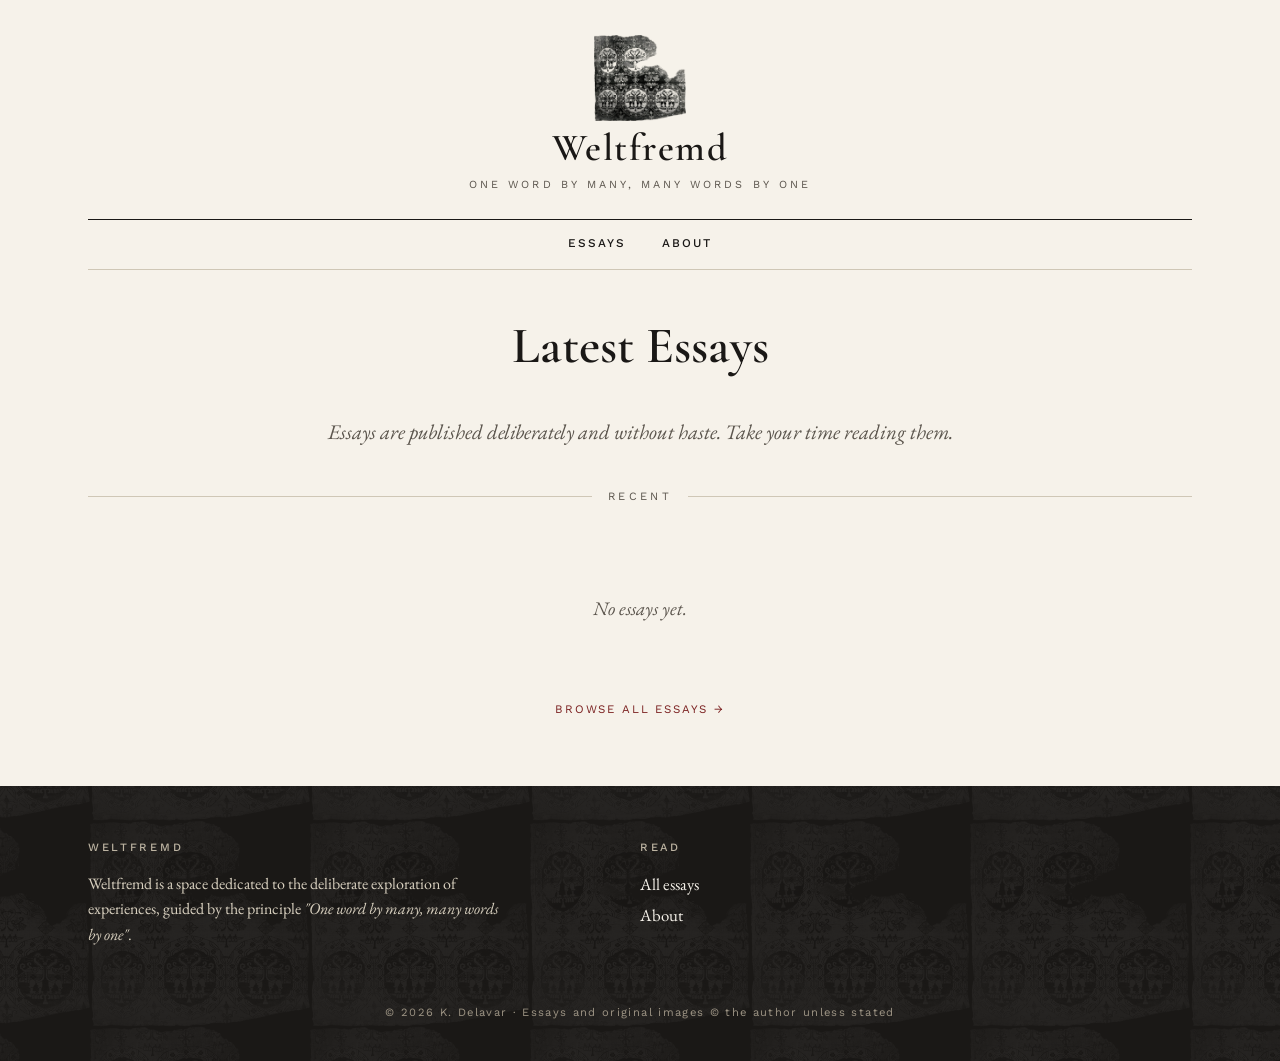
<file: index.html>
<!DOCTYPE html>
<html lang="en">
<head>
  <meta charset="utf-8">
  <meta name="viewport" content="width=device-width, initial-scale=1">
  <title>Weltfremd</title>
  <meta name="description" content="One word by many, many words by one">
  <meta property="og:title" content="Weltfremd">
  <meta property="og:description" content="One word by many, many words by one">
  <meta property="og:image" content="resources/images/textile-thumb.jpg">
  <link rel="icon" href="resources/images/favicon.png">
  <link rel="preconnect" href="https://fonts.googleapis.com"><link rel="preconnect" href="https://fonts.gstatic.com" crossorigin><link href="https://fonts.googleapis.com/css2?family=Cormorant+Garamond:ital,wght@0,500;0,600;0,700;1,500&family=EB+Garamond:ital,wght@0,400;0,500;1,400&family=Work+Sans:wght@400;500&display=swap" rel="stylesheet">
  <link rel="stylesheet" href="assets/css/style.css">
</head>
<body data-root="" data-page="home">
<header class="site-header" id="site-header"></header>
<main class="wrap">
  <h1 class="page-title">Latest Essays</h1>
  <p class="intro">Essays are published deliberately and without haste. Take your time reading them.</p>
  <div class="divider"><span>Recent</span></div>
  <div id="home-list"></div>
  <p style="text-align:center;margin-top:1rem"><a class="more" href="essays/index.html">Browse all essays</a></p>
</main>
<footer class="site-footer" id="site-footer"></footer>
<script src="assets/js/essays-data.js"></script>
<script src="assets/js/main.js"></script>
</body>
</html>
</file>
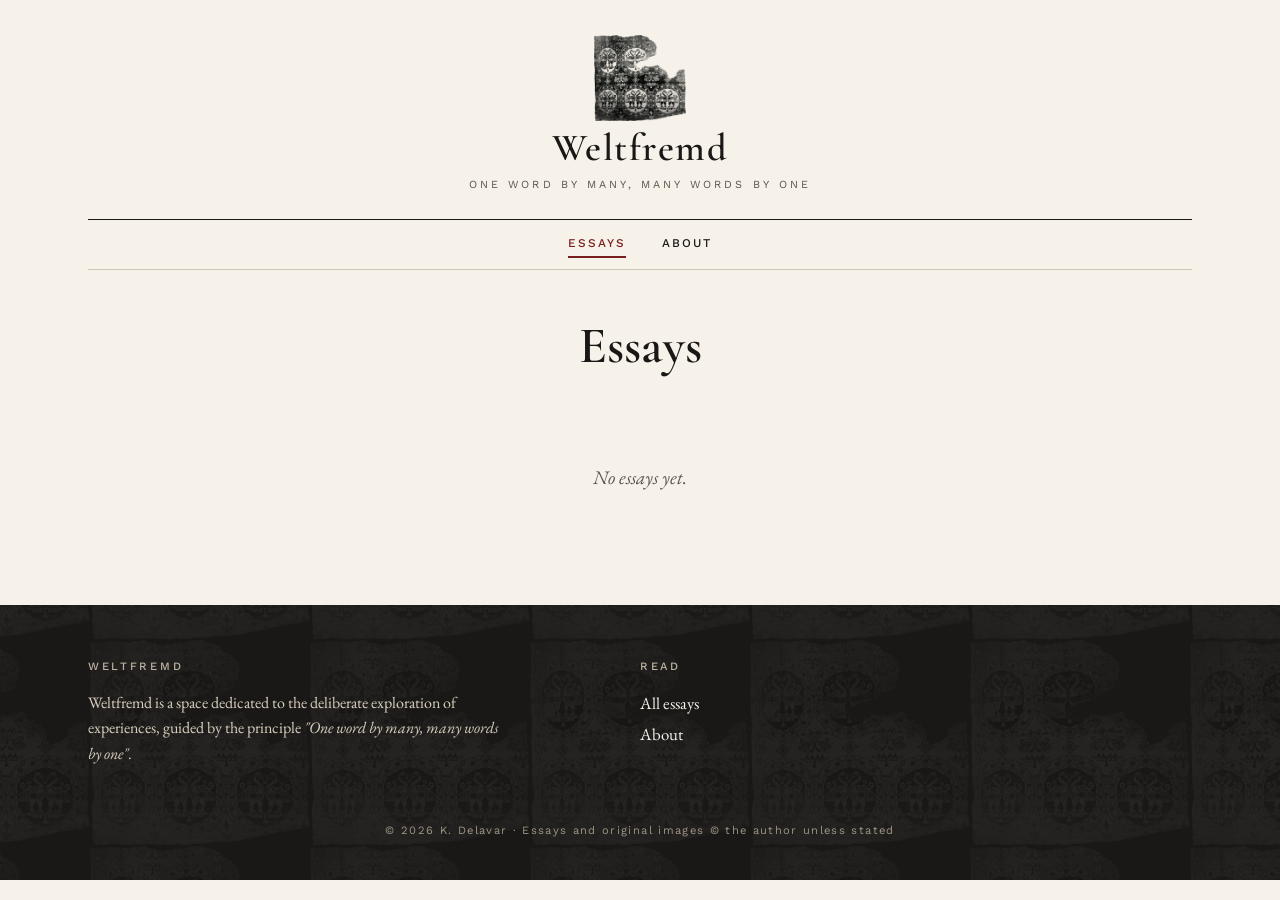
<file: essays/index.html>
<!DOCTYPE html>
<html lang="en">
<head>
  <meta charset="utf-8">
  <meta name="viewport" content="width=device-width, initial-scale=1">
  <title>Essays — Weltfremd</title>
  <meta name="description" content="All essays.">
  <meta property="og:title" content="Essays — Weltfremd">
  <meta property="og:description" content="All essays.">
  <meta property="og:image" content="../resources/images/textile-thumb.jpg">
  <link rel="icon" href="../resources/images/favicon.png">
  <link rel="preconnect" href="https://fonts.googleapis.com"><link rel="preconnect" href="https://fonts.gstatic.com" crossorigin><link href="https://fonts.googleapis.com/css2?family=Cormorant+Garamond:ital,wght@0,500;0,600;0,700;1,500&family=EB+Garamond:ital,wght@0,400;0,500;1,400&family=Work+Sans:wght@400;500&display=swap" rel="stylesheet">
  <link rel="stylesheet" href="../assets/css/style.css">
</head>
<body data-root="../" data-page="essays/">
<header class="site-header" id="site-header"></header>
<main class="wrap">
  <h1 class="page-title">Essays</h1>
  <div id="essay-list"></div>
</main>
<footer class="site-footer" id="site-footer"></footer>
<script src="../assets/js/essays-data.js"></script>
<script src="../assets/js/main.js"></script>
</body>
</html>
</file>
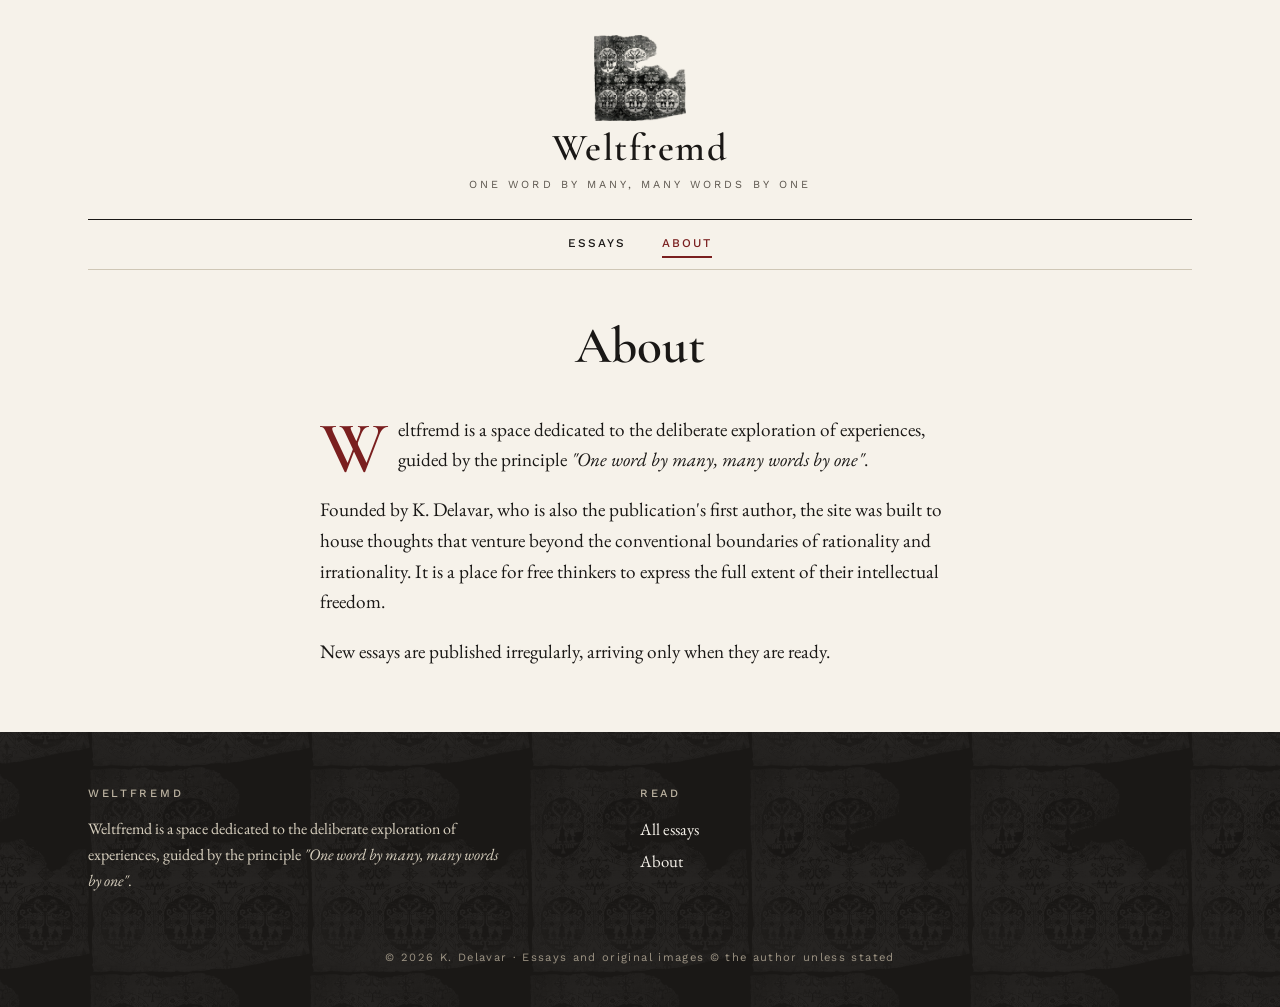
<file: about.html>
<!DOCTYPE html>
<html lang="en">
<head>
  <meta charset="utf-8">
  <meta name="viewport" content="width=device-width, initial-scale=1">
  <title>About — Weltfremd</title>
  <meta name="description" content="About Weltfremd and its author.">
  <meta property="og:title" content="About — Weltfremd">
  <meta property="og:description" content="About Weltfremd and its author.">
  <meta property="og:image" content="resources/images/textile-thumb.jpg">
  <link rel="icon" href="resources/images/favicon.png">
  <link rel="preconnect" href="https://fonts.googleapis.com"><link rel="preconnect" href="https://fonts.gstatic.com" crossorigin><link href="https://fonts.googleapis.com/css2?family=Cormorant+Garamond:ital,wght@0,500;0,600;0,700;1,500&family=EB+Garamond:ital,wght@0,400;0,500;1,400&family=Work+Sans:wght@400;500&display=swap" rel="stylesheet">
  <link rel="stylesheet" href="assets/css/style.css">
</head>
<body data-root="" data-page="about">
<header class="site-header" id="site-header"></header>
<main class="wrap">
  <h1 class="page-title">About</h1>
  <div class="prose">
    <p class="dropcap">Weltfremd is a space dedicated to the deliberate exploration of experiences, guided by the principle <em>"One word by many, many words by one"</em>.</p>
    <p>Founded by K. Delavar, who is also the publication's first author, the site was built to house thoughts that venture beyond the conventional boundaries of rationality and irrationality. It is a place for free thinkers to express the full extent of their intellectual freedom.</p>
    <p>New essays are published irregularly, arriving only when they are ready.</p>
  </div>
</main>
<footer class="site-footer" id="site-footer"></footer>
<script src="assets/js/essays-data.js"></script>
<script src="assets/js/main.js"></script>
</body>
</html>
</file>
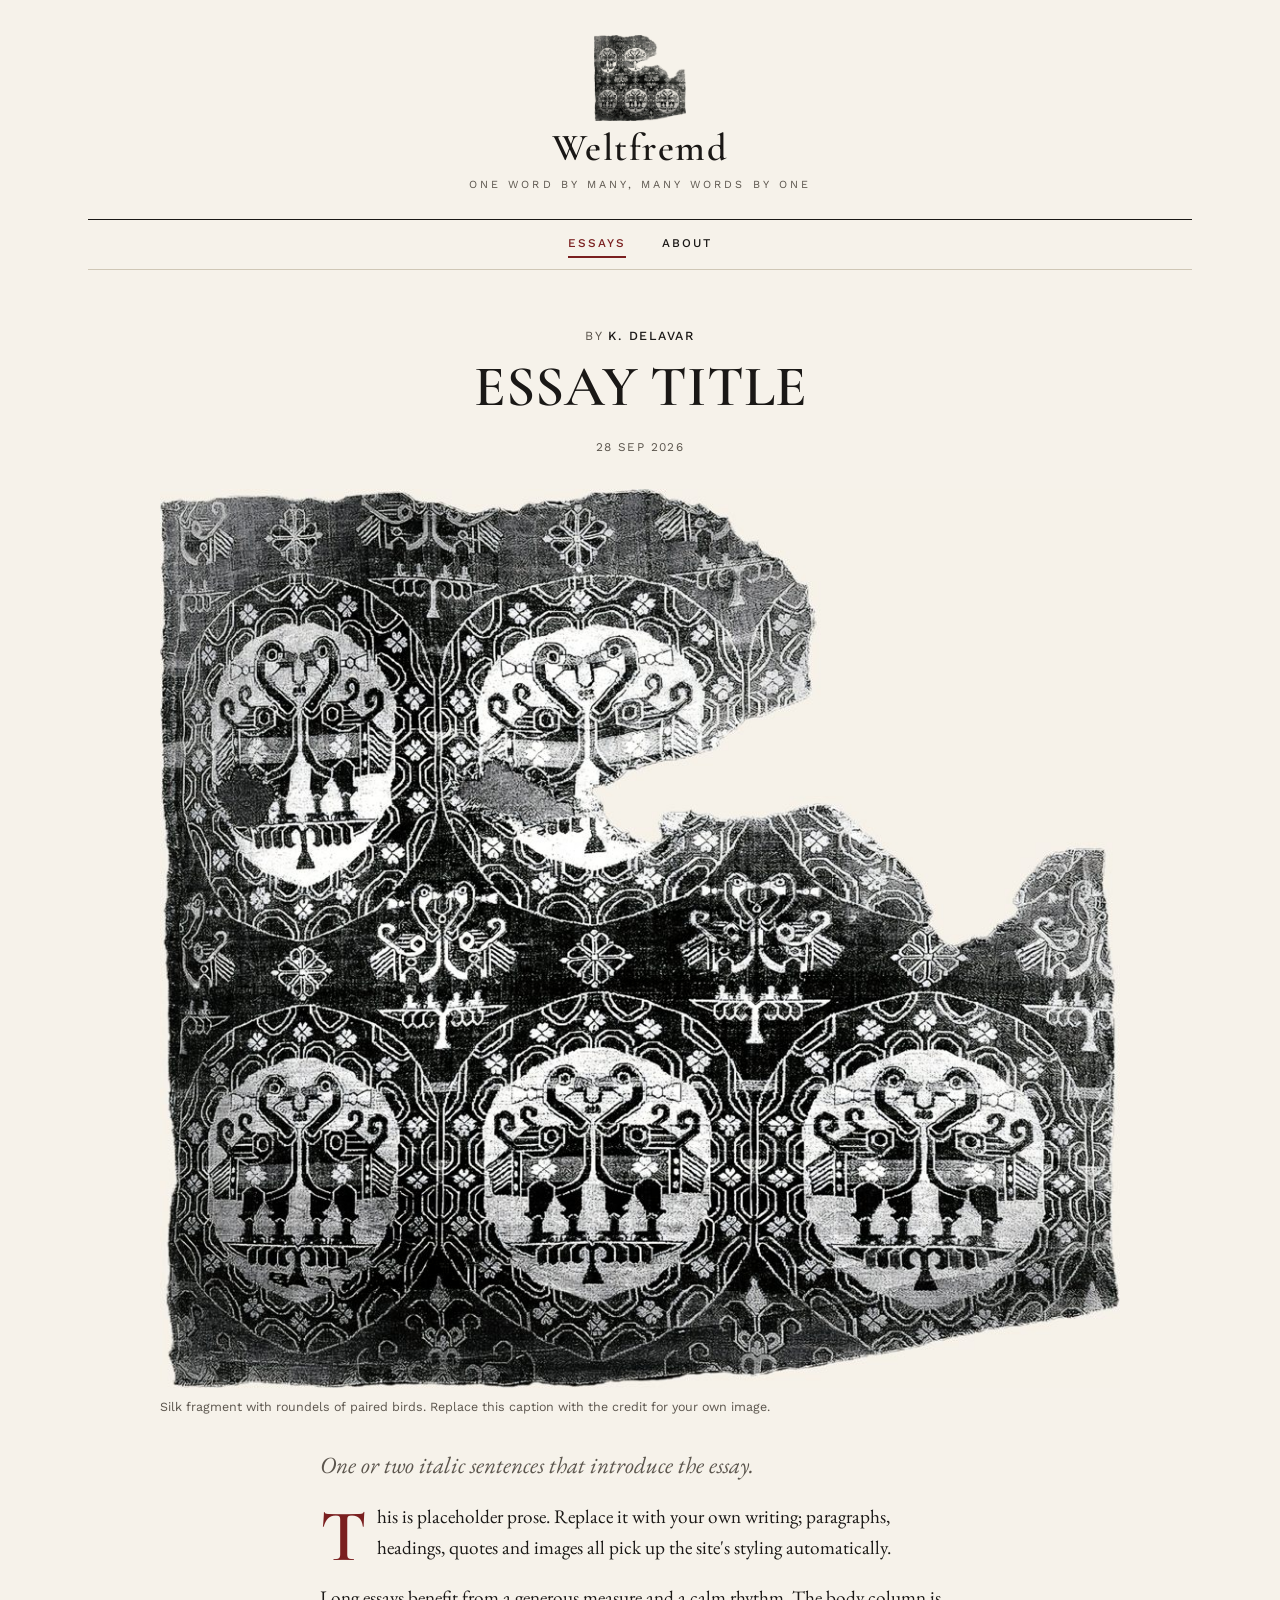
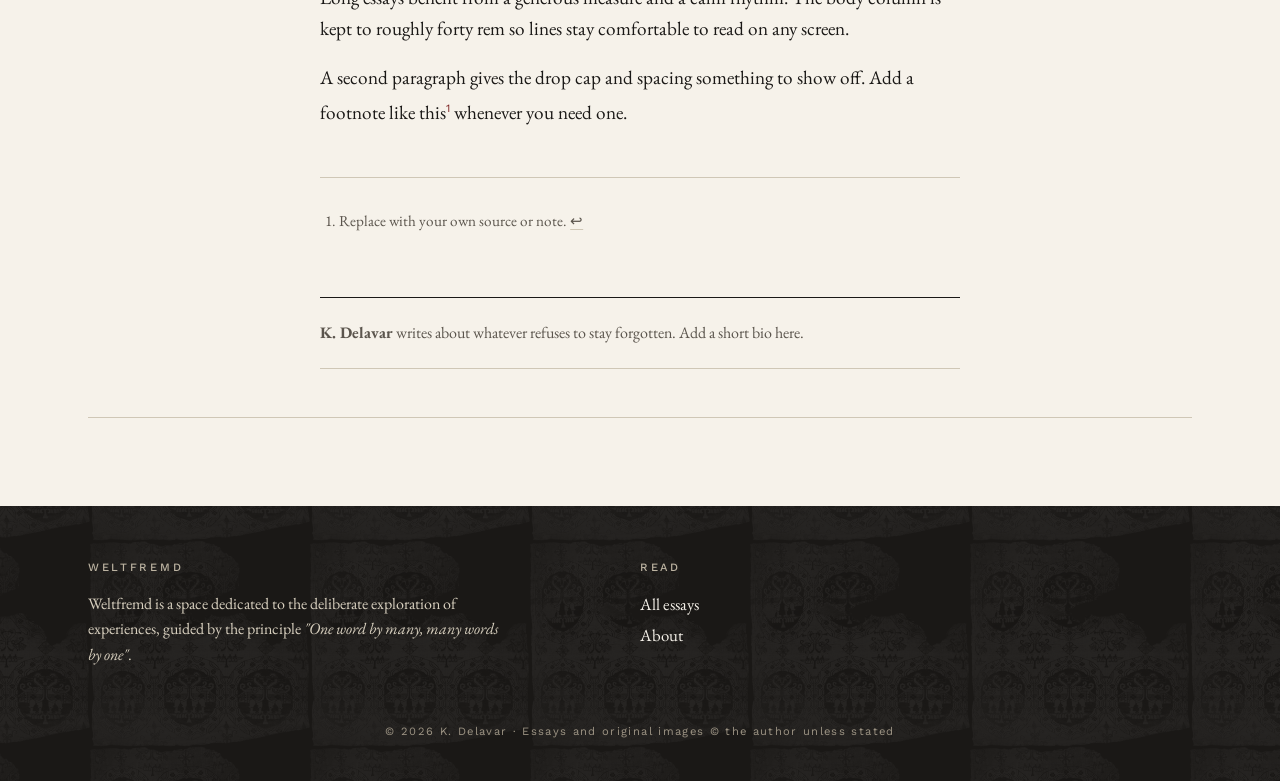
<file: essays/_template.html>
<!DOCTYPE html>
<html lang="en">
<head>
  <meta charset="utf-8">
  <meta name="viewport" content="width=device-width, initial-scale=1">
  <title>ESSAY TITLE — Weltfremd</title>
  <meta name="description" content="One or two italic sentences that introduce the essay.">
  <meta property="og:title" content="ESSAY TITLE — Weltfremd">
  <meta property="og:description" content="One or two italic sentences that introduce the essay.">
  <meta property="og:image" content="../resources/images/textile-thumb.jpg">
  <link rel="icon" href="../resources/images/favicon.png">
  <link rel="preconnect" href="https://fonts.googleapis.com"><link rel="preconnect" href="https://fonts.gstatic.com" crossorigin><link href="https://fonts.googleapis.com/css2?family=Cormorant+Garamond:ital,wght@0,500;0,600;0,700;1,500&family=EB+Garamond:ital,wght@0,400;0,500;1,400&family=Work+Sans:wght@400;500&display=swap" rel="stylesheet">
  <link rel="stylesheet" href="../assets/css/style.css">
</head>
<body data-root="../" data-page="essays/">
<header class="site-header" id="site-header"></header>
<main>
  <article>
    <header class="essay-head wrap">
      <div class="byline">By <b>K. Delavar</b></div>
      <h1>ESSAY TITLE</h1>
      <div class="meta">28 Sep 2026</div>
    </header>
    <div class="wrap">
      <figure class="essay-hero">
        <img src="../resources/images/textile-thumb.jpg" alt="Fragment of a medieval silk with roundels of paired birds">
        <figcaption>Silk fragment with roundels of paired birds. Replace this caption with the credit for your own image.</figcaption>
      </figure>
      <div class="essay-body">
        <p class="lede">One or two italic sentences that introduce the essay.</p>
        <p>This is placeholder prose. Replace it with your own writing; paragraphs, headings, quotes and images all pick up the site's styling automatically.</p>
        <p>Long essays benefit from a generous measure and a calm rhythm. The body column is kept to roughly forty rem so lines stay comfortable to read on any screen.</p>
        <p>A second paragraph gives the drop cap and spacing something to show off. Add a footnote like this<sup><a href="#n1" id="r1">1</a></sup> whenever you need one.</p>

        <section class="footnotes" id="notes"><ol>
          <li id="n1">Replace with your own source or note. <a href="#r1">↩</a></li>
        </ol></section>
      </div>
      <div class="author-box"><b>K. Delavar</b> writes about whatever refuses to stay forgotten. Add a short bio here.</div>
      <nav class="pager" id="pager" aria-label="More essays"></nav>
    </div>
  </article>
</main>
<footer class="site-footer" id="site-footer"></footer>
<script src="../assets/js/essays-data.js"></script>
<script src="../assets/js/main.js"></script>
</body>
</html>
</file>
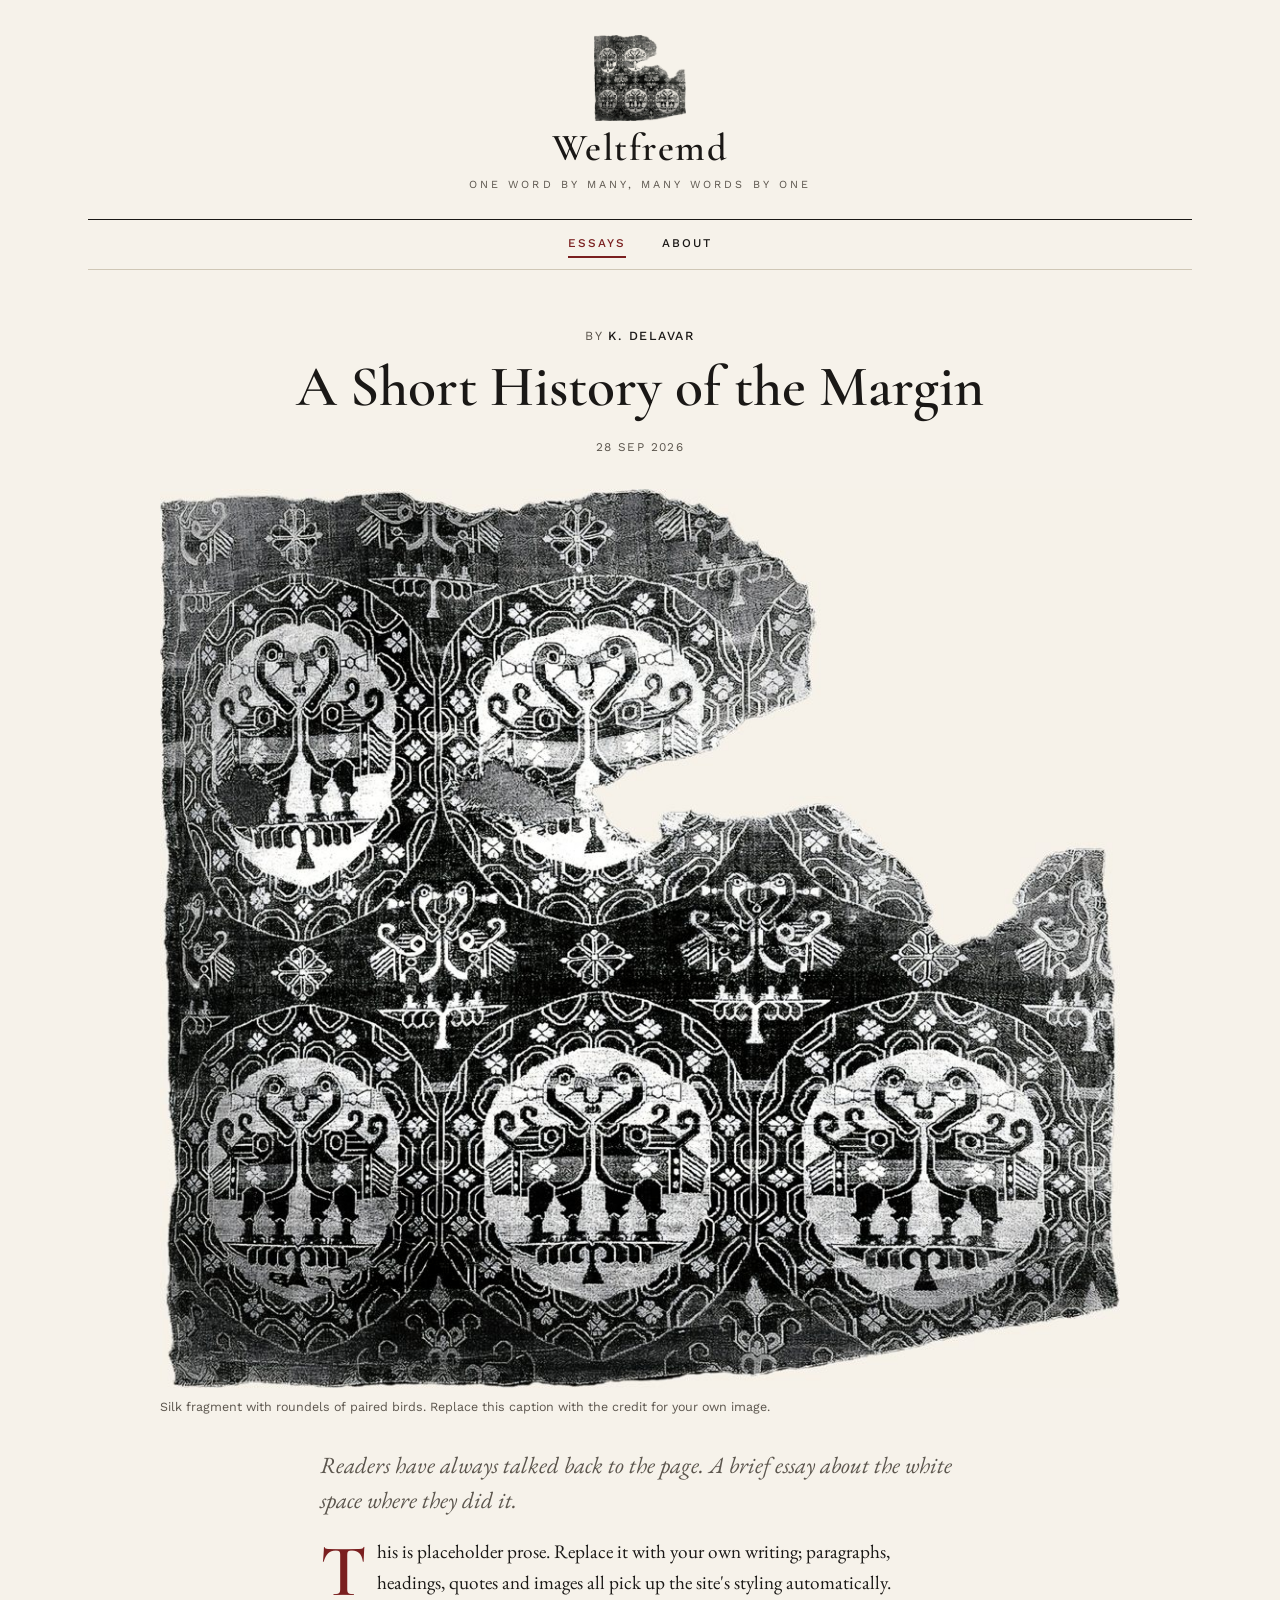
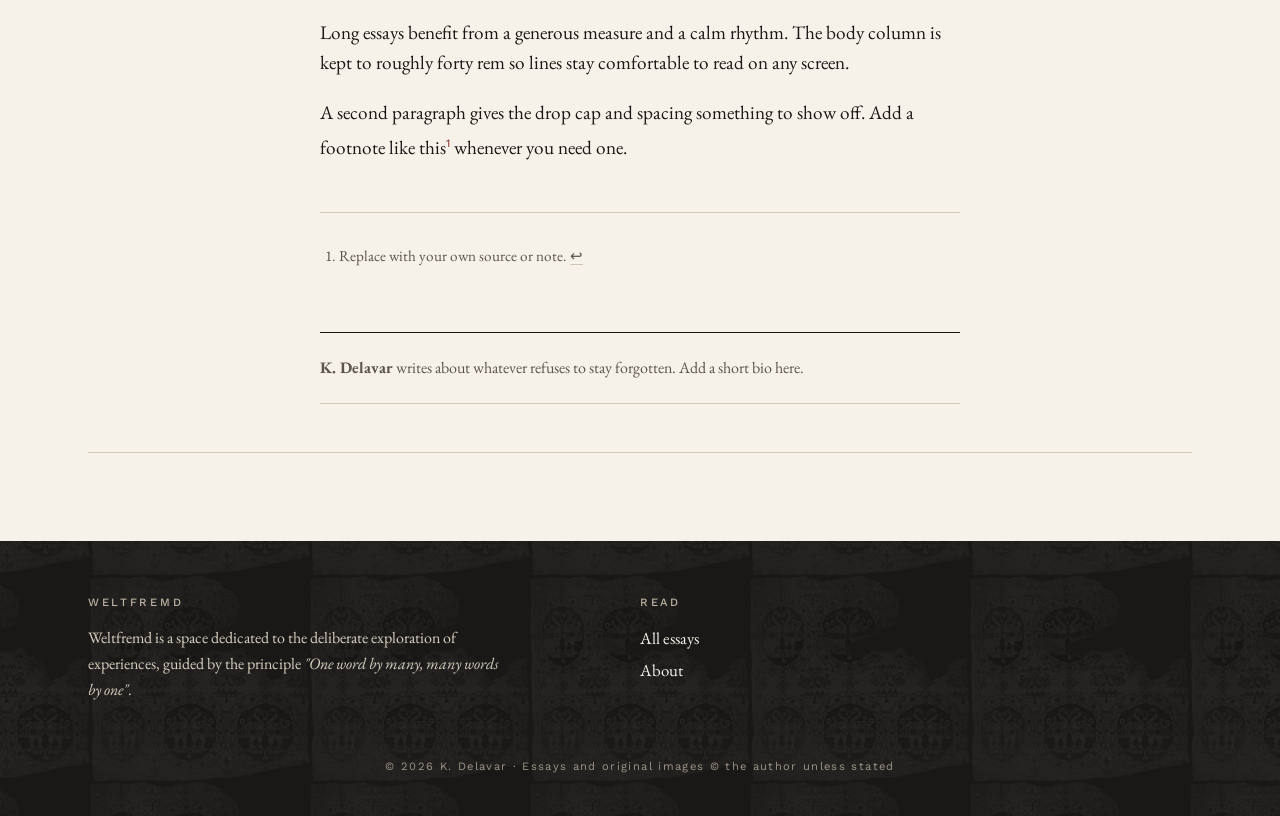
<file: essays/a-short-history-of-the-margin.html>
<!DOCTYPE html>
<html lang="en">
<head>
  <meta charset="utf-8">
  <meta name="viewport" content="width=device-width, initial-scale=1">
  <title>A Short History of the Margin — Weltfremd</title>
  <meta name="description" content="Readers have always talked back to the page. A brief essay about the white space where they did it.">
  <meta property="og:title" content="A Short History of the Margin — Weltfremd">
  <meta property="og:description" content="Readers have always talked back to the page. A brief essay about the white space where they did it.">
  <meta property="og:image" content="../resources/images/textile-thumb.jpg">
  <link rel="icon" href="../resources/images/favicon.png">
  <link rel="preconnect" href="https://fonts.googleapis.com"><link rel="preconnect" href="https://fonts.gstatic.com" crossorigin><link href="https://fonts.googleapis.com/css2?family=Cormorant+Garamond:ital,wght@0,500;0,600;0,700;1,500&family=EB+Garamond:ital,wght@0,400;0,500;1,400&family=Work+Sans:wght@400;500&display=swap" rel="stylesheet">
  <link rel="stylesheet" href="../assets/css/style.css">
</head>
<body data-root="../" data-page="essays/">
<header class="site-header" id="site-header"></header>
<main>
  <article>
    <header class="essay-head wrap">
      <div class="byline">By <b>K. Delavar</b></div>
      <h1>A Short History of the Margin</h1>
      <div class="meta">28 Sep 2026</div>
    </header>
    <div class="wrap">
      <figure class="essay-hero">
        <img src="../resources/images/textile-thumb.jpg" alt="Fragment of a medieval silk with roundels of paired birds">
        <figcaption>Silk fragment with roundels of paired birds. Replace this caption with the credit for your own image.</figcaption>
      </figure>
      <div class="essay-body">
        <p class="lede">Readers have always talked back to the page. A brief essay about the white space where they did it.</p>
        <p>This is placeholder prose. Replace it with your own writing; paragraphs, headings, quotes and images all pick up the site's styling automatically.</p>
        <p>Long essays benefit from a generous measure and a calm rhythm. The body column is kept to roughly forty rem so lines stay comfortable to read on any screen.</p>
        <p>A second paragraph gives the drop cap and spacing something to show off. Add a footnote like this<sup><a href="#n1" id="r1">1</a></sup> whenever you need one.</p>

        <section class="footnotes" id="notes"><ol>
          <li id="n1">Replace with your own source or note. <a href="#r1">↩</a></li>
        </ol></section>
      </div>
      <div class="author-box"><b>K. Delavar</b> writes about whatever refuses to stay forgotten. Add a short bio here.</div>
      <nav class="pager" id="pager" aria-label="More essays"></nav>
    </div>
  </article>
</main>
<footer class="site-footer" id="site-footer"></footer>
<script src="../assets/js/essays-data.js"></script>
<script src="../assets/js/main.js"></script>
</body>
</html>
</file>
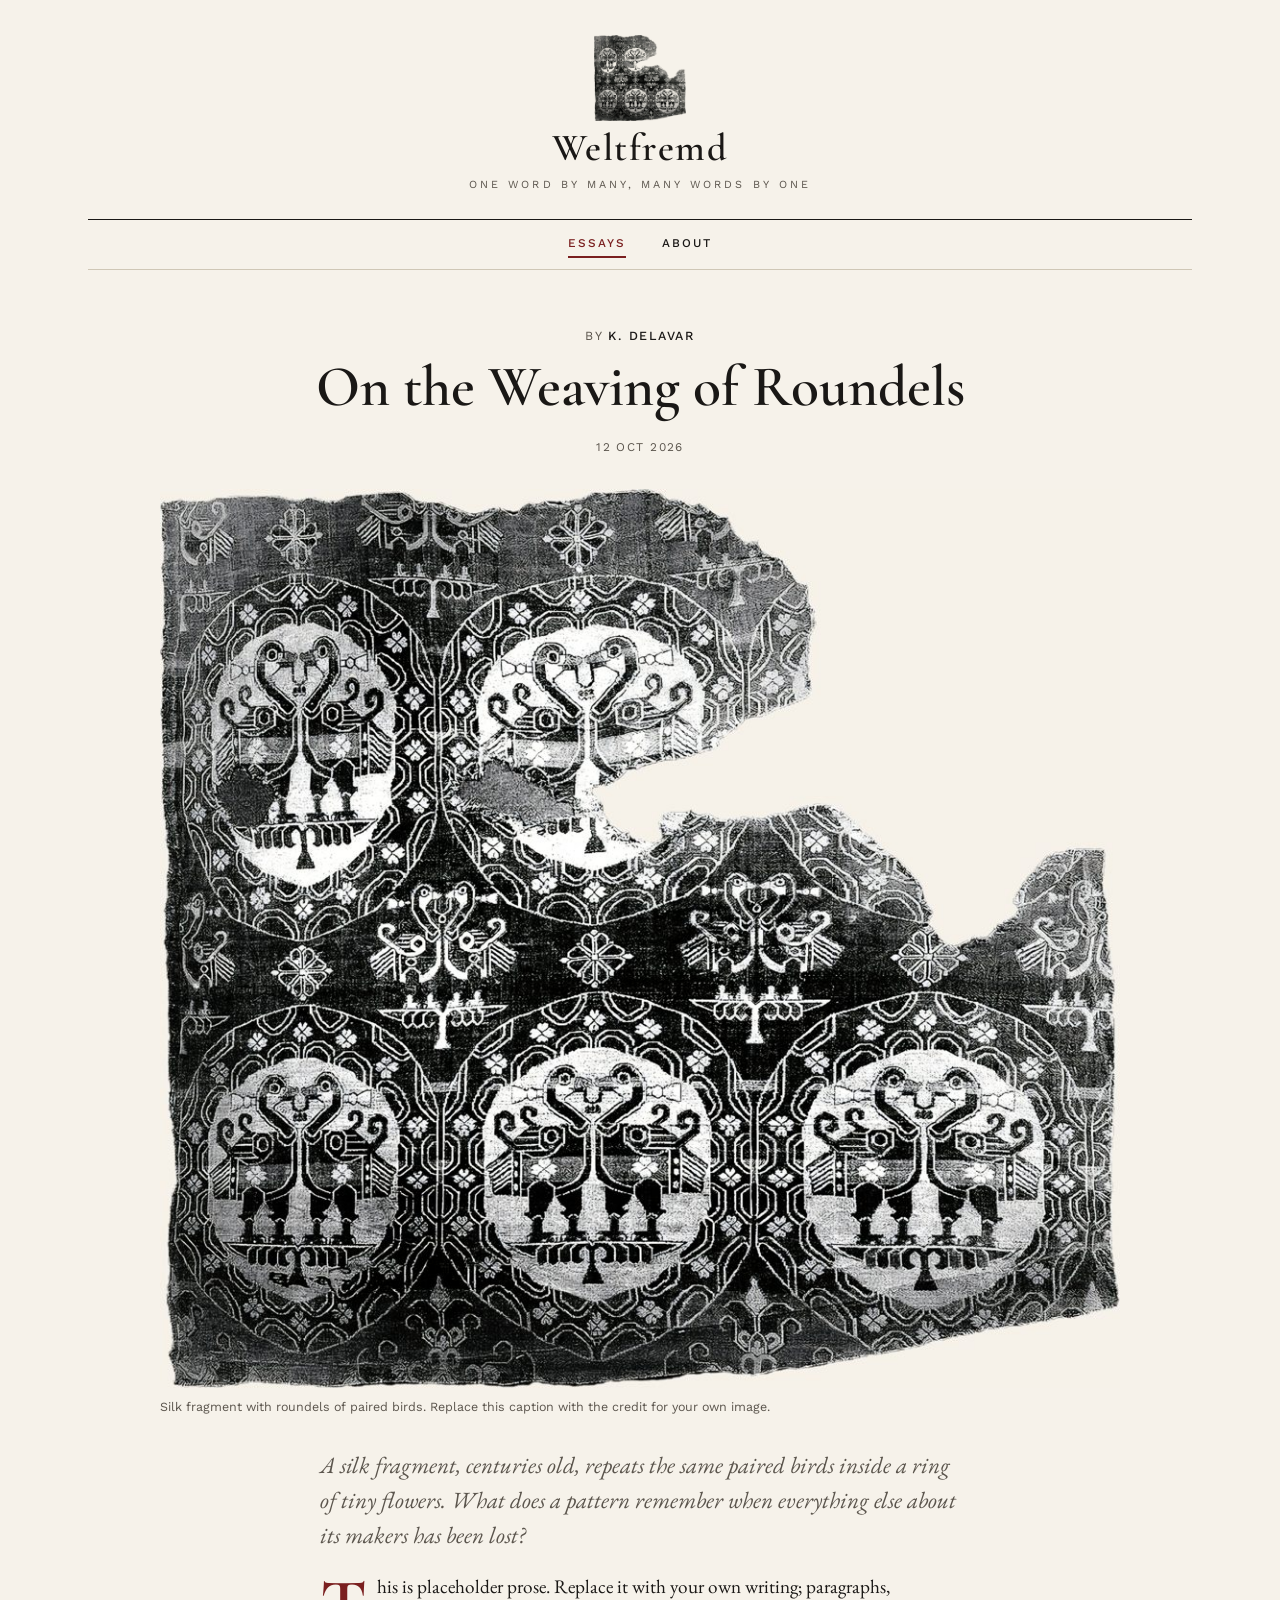
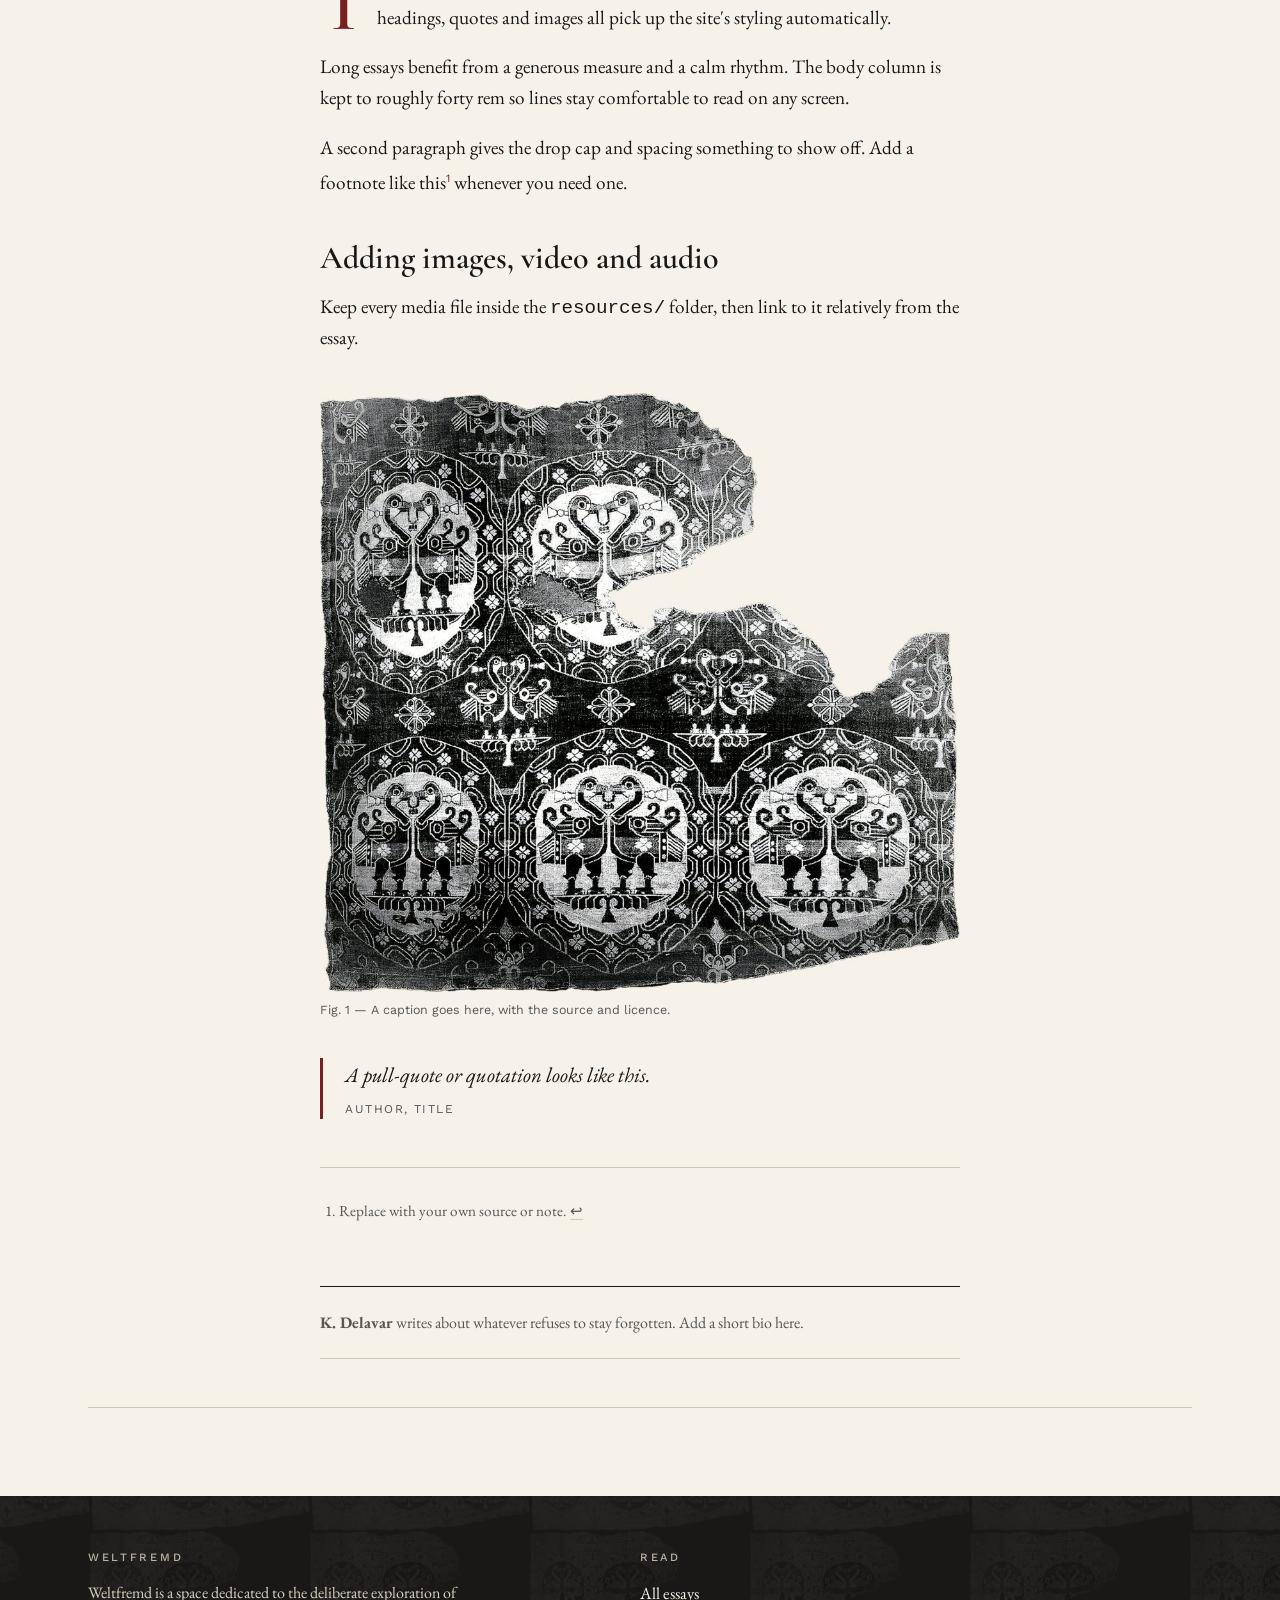
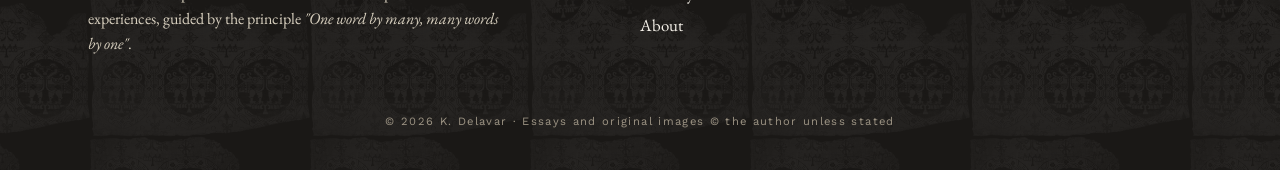
<file: essays/on-the-weaving-of-roundels.html>
<!DOCTYPE html>
<html lang="en">
<head>
  <meta charset="utf-8">
  <meta name="viewport" content="width=device-width, initial-scale=1">
  <title>On the Weaving of Roundels — Weltfremd</title>
  <meta name="description" content="A silk fragment, centuries old, repeats the same paired birds inside a ring of tiny flowers. What does a pattern remember when everything else about its makers has been lost?">
  <meta property="og:title" content="On the Weaving of Roundels — Weltfremd">
  <meta property="og:description" content="A silk fragment, centuries old, repeats the same paired birds inside a ring of tiny flowers. What does a pattern remember when everything else about its makers has been lost?">
  <meta property="og:image" content="../resources/images/textile-thumb.jpg">
  <link rel="icon" href="../resources/images/favicon.png">
  <link rel="preconnect" href="https://fonts.googleapis.com"><link rel="preconnect" href="https://fonts.gstatic.com" crossorigin><link href="https://fonts.googleapis.com/css2?family=Cormorant+Garamond:ital,wght@0,500;0,600;0,700;1,500&family=EB+Garamond:ital,wght@0,400;0,500;1,400&family=Work+Sans:wght@400;500&display=swap" rel="stylesheet">
  <link rel="stylesheet" href="../assets/css/style.css">
</head>
<body data-root="../" data-page="essays/">
<header class="site-header" id="site-header"></header>
<main>
  <article>
    <header class="essay-head wrap">
      <div class="byline">By <b>K. Delavar</b></div>
      <h1>On the Weaving of Roundels</h1>
      <div class="meta">12 Oct 2026</div>
    </header>
    <div class="wrap">
      <figure class="essay-hero">
        <img src="../resources/images/textile-thumb.jpg" alt="Fragment of a medieval silk with roundels of paired birds">
        <figcaption>Silk fragment with roundels of paired birds. Replace this caption with the credit for your own image.</figcaption>
      </figure>
      <div class="essay-body">
        <p class="lede">A silk fragment, centuries old, repeats the same paired birds inside a ring of tiny flowers. What does a pattern remember when everything else about its makers has been lost?</p>
        <p>This is placeholder prose. Replace it with your own writing; paragraphs, headings, quotes and images all pick up the site's styling automatically.</p>
        <p>Long essays benefit from a generous measure and a calm rhythm. The body column is kept to roughly forty rem so lines stay comfortable to read on any screen.</p>
        <p>A second paragraph gives the drop cap and spacing something to show off. Add a footnote like this<sup><a href="#n1" id="r1">1</a></sup> whenever you need one.</p>

        <h2>Adding images, video and audio</h2>
        <p>Keep every media file inside the <code>resources/</code> folder, then link to it relatively from the essay.</p>
        <figure>
          <img src="../resources/images/textile-thumb.jpg" alt="Describe the image for screen readers">
          <figcaption>Fig. 1 — A caption goes here, with the source and licence.</figcaption>
        </figure>
        <blockquote>A pull-quote or quotation looks like this.<cite>Author, Title</cite></blockquote>
        <!-- Video: drop file in resources/video/ then uncomment
        <figure><video controls preload="metadata" poster="../resources/images/textile-thumb.jpg">
          <source src="../resources/video/your-clip.mp4" type="video/mp4"></video>
          <figcaption>Video caption.</figcaption></figure> -->
        <!-- Audio: drop file in resources/audio/ then uncomment
        <figure><audio controls preload="none"><source src="../resources/audio/your-recording.mp3" type="audio/mpeg"></audio>
          <figcaption>Audio caption.</figcaption></figure> -->

        <section class="footnotes" id="notes"><ol>
          <li id="n1">Replace with your own source or note. <a href="#r1">↩</a></li>
        </ol></section>
      </div>
      <div class="author-box"><b>K. Delavar</b> writes about whatever refuses to stay forgotten. Add a short bio here.</div>
      <nav class="pager" id="pager" aria-label="More essays"></nav>
    </div>
  </article>
</main>
<footer class="site-footer" id="site-footer"></footer>
<script src="../assets/js/essays-data.js"></script>
<script src="../assets/js/main.js"></script>
</body>
</html>
</file>
<file: assets/css/style.css>
/* ==========================================================
   The Essay Folio — stylesheet
   Edit the colour / font tokens below to re-skin the site.
   ========================================================== */
:root{
  --paper:#f6f2ea;        /* page background */
  --paper-deep:#ece6d8;   /* panels, hover */
  --ink:#1a1816;          /* text */
  --ink-soft:#5b554d;     /* secondary text */
  --rule:#cfc7b6;         /* hairlines */
  --accent:#7a1f1f;       /* links, tags (oxblood) */
  --footer:#1a1816;

  --serif-display:'Cormorant Garamond','Iowan Old Style',Georgia,serif;
  --serif-body:'EB Garamond','Iowan Old Style',Georgia,serif;
  --sans:'Work Sans',system-ui,-apple-system,'Segoe UI',sans-serif;

  --measure:40rem;
  --wide:72rem;
}
*,*::before,*::after{box-sizing:border-box}
html{scroll-behavior:smooth;-webkit-text-size-adjust:100%}
body{margin:0;background:var(--paper);color:var(--ink);
  font-family:var(--serif-body);font-size:1.2rem;line-height:1.6;
  text-rendering:optimizeLegibility;-webkit-font-smoothing:antialiased}
img,video{max-width:100%;height:auto;display:block}
a{color:inherit;text-decoration-color:var(--rule);text-underline-offset:.2em}
a:hover{color:var(--accent);text-decoration-color:var(--accent)}
.wrap{max-width:var(--wide);margin:0 auto;padding:0 1.5rem}
.sr-only{position:absolute;width:1px;height:1px;overflow:hidden;clip:rect(0 0 0 0);white-space:nowrap}

/* ---------- header ---------- */
.site-header{text-align:center;padding:2.2rem 0 0}
.brand{display:inline-flex;flex-direction:column;align-items:center;gap:.5rem;text-decoration:none}
.brand img{width:92px;mix-blend-mode:multiply}
.brand-name{font-family:var(--serif-display);font-weight:600;font-size:2.4rem;letter-spacing:.04em;line-height:1}
.brand-tag{font-family:var(--sans);font-size:.68rem;letter-spacing:.28em;text-transform:uppercase;color:var(--ink-soft)}
.nav{margin-top:1.6rem;border-top:1px solid var(--ink);border-bottom:1px solid var(--rule);
  display:flex;justify-content:center;flex-wrap:wrap;gap:0 2.2rem;padding:.7rem 1rem}
.nav a{font-family:var(--sans);font-size:.74rem;font-weight:500;letter-spacing:.18em;
  text-transform:uppercase;text-decoration:none;padding:.2rem 0;border-bottom:2px solid transparent}
.nav a:hover,.nav a[aria-current="page"]{color:var(--accent);border-bottom-color:var(--accent)}

/* ---------- headings & shared bits ---------- */
h1,h2,h3{font-family:var(--serif-display);font-weight:600;line-height:1.1;margin:0}
.page-title{font-size:3.2rem;text-align:center;margin:3rem 0 2.5rem}
.kicker,.byline,.meta,.tags a,.btn,.side h3{font-family:var(--sans)}
.byline{font-size:.78rem;letter-spacing:.14em;text-transform:uppercase;color:var(--ink-soft)}
.byline b{color:var(--ink);font-weight:500}
.tags{list-style:none;margin:.9rem 0 0;padding:0;display:flex;flex-wrap:wrap;gap:.4rem}
.tags a{display:inline-block;font-size:.66rem;letter-spacing:.14em;text-transform:uppercase;text-decoration:none;
  border:1px solid var(--rule);padding:.25rem .6rem;color:var(--accent)}
.tags a:hover{background:var(--accent);border-color:var(--accent);color:var(--paper)}
.meta{font-size:.74rem;letter-spacing:.12em;text-transform:uppercase;color:var(--ink-soft);margin-top:.9rem}
.more{font-family:var(--sans);font-size:.72rem;letter-spacing:.16em;text-transform:uppercase;color:var(--accent);text-decoration:none;white-space:nowrap}
.more::after{content:" →"}

/* ---------- essay cards ---------- */
.card{display:grid;grid-template-columns:minmax(0,5fr) minmax(0,6fr);gap:2.2rem;padding:2.4rem 0;border-top:1px solid var(--rule);align-items:start}
.card:first-child{border-top:0}
.card .thumb{display:block;background:var(--paper-deep);aspect-ratio:4/3;overflow:hidden}
.card .thumb img{width:100%;height:100%;object-fit:cover;transition:transform .5s ease}
.card .thumb:hover img{transform:scale(1.03)}
.card h2{font-size:2.2rem;margin-bottom:.6rem}
.card h2 a{text-decoration:none}
.card p{margin:.8rem 0 0}
.card.featured{grid-template-columns:minmax(0,7fr) minmax(0,5fr);align-items:center}
.card.featured h2{font-size:2.9rem}

/* ---------- layouts ---------- */
.with-side{display:grid;grid-template-columns:minmax(0,1fr) 15rem;gap:3.5rem;align-items:start}
.side{position:sticky;top:1.5rem;padding-top:2.4rem}
.side h3{font-size:.72rem;letter-spacing:.22em;text-transform:uppercase;font-weight:500;border-bottom:1px solid var(--ink);padding-bottom:.6rem;margin-bottom:.8rem}
.side ul{list-style:none;margin:0;padding:0}
.side li a{display:flex;justify-content:space-between;font-size:1.05rem;text-decoration:none;padding:.3rem 0;border-bottom:1px dotted var(--rule)}
.side li a[aria-current="true"]{color:var(--accent);font-style:italic}
.side small{font-family:var(--sans);font-size:.7rem;color:var(--ink-soft)}
.filter-note{font-family:var(--sans);font-size:.78rem;color:var(--ink-soft);margin:-1rem 0 1rem}
.empty{padding:3rem 0;text-align:center;color:var(--ink-soft);font-style:italic}

/* ---------- intro band ---------- */
.intro{max-width:var(--measure);margin:0 auto 1rem;text-align:center;font-size:1.3rem;font-style:italic;color:var(--ink-soft)}
.divider{display:flex;align-items:center;gap:1rem;margin:2.5rem auto;max-width:var(--wide);color:var(--ink-soft)}
.divider::before,.divider::after{content:"";flex:1;border-top:1px solid var(--rule)}
.divider span{font-family:var(--sans);font-size:.7rem;letter-spacing:.3em;text-transform:uppercase}

/* ---------- single essay ---------- */
.essay-head{max-width:50rem;margin:3.5rem auto 2rem;text-align:center}
.essay-head h1{font-size:3.6rem;margin:.6rem 0 1.2rem}
.essay-head .tags{justify-content:center}
.essay-hero{max-width:60rem;margin:2rem auto}
.essay-hero img{width:100%}
figure{margin:2.4rem 0}
figcaption{font-family:var(--sans);font-size:.78rem;line-height:1.5;color:var(--ink-soft);margin-top:.6rem}
.essay-body{max-width:var(--measure);margin:0 auto;padding-bottom:3rem}
.essay-body>p{margin:0 0 1.2rem;hyphens:auto}
.essay-body .lede{font-size:1.45rem;line-height:1.5;font-style:italic;color:var(--ink-soft)}
.essay-body .lede+p::first-letter,.dropcap::first-letter{font-family:var(--serif-display);font-weight:600;
  float:left;font-size:4.6rem;line-height:.8;padding:.35rem .6rem 0 0;color:var(--accent)}
.essay-body h2{font-size:2rem;margin:2.6rem 0 1rem}
.essay-body h3{font-size:1.5rem;margin:2rem 0 .8rem;font-style:italic}
blockquote{margin:2rem 0;padding:0 0 0 1.4rem;border-left:3px solid var(--accent);font-size:1.3rem;font-style:italic}
blockquote cite{display:block;margin-top:.5rem;font-family:var(--sans);font-size:.75rem;font-style:normal;letter-spacing:.12em;text-transform:uppercase;color:var(--ink-soft)}
figure.wide{max-width:60rem;margin-left:50%;transform:translateX(-50%);width:min(60rem,100vw - 3rem)}
.essay-body video,.essay-body audio{width:100%}
.footnotes{border-top:1px solid var(--rule);margin-top:3rem;padding-top:1rem;font-size:.95rem;color:var(--ink-soft)}
.footnotes ol{padding-left:1.2rem}
sup a{font-family:var(--sans);font-size:.7em;text-decoration:none;color:var(--accent)}
.author-box{max-width:var(--measure);margin:0 auto 3rem;padding:1.4rem 0;border-top:1px solid var(--ink);border-bottom:1px solid var(--rule);font-size:1rem;color:var(--ink-soft)}
.pager{max-width:var(--wide);margin:0 auto 3rem;display:grid;grid-template-columns:1fr 1fr;gap:2rem;border-top:1px solid var(--rule);padding-top:1.5rem}
.pager a{text-decoration:none;display:block}
.pager small{font-family:var(--sans);font-size:.68rem;letter-spacing:.2em;text-transform:uppercase;color:var(--ink-soft);display:block}
.pager .title{font-family:var(--serif-display);font-size:1.5rem;font-weight:600;line-height:1.15}
.pager .next{text-align:right}

/* ---------- about / prose page ---------- */
.prose{max-width:var(--measure);margin:0 auto 4rem}
.prose p{margin:0 0 1.2rem}

/* ---------- footer ---------- */
.site-footer{background:var(--footer);color:var(--paper);margin-top:4rem;padding:3.5rem 0 2.5rem;position:relative;overflow:hidden}
.site-footer::before{content:"";position:absolute;inset:0;background:url("../../resources/images/logo.png") center/220px repeat;opacity:.05;filter:invert(1)}
.site-footer .wrap{position:relative;display:grid;grid-template-columns:2fr 1fr 1fr;gap:2.5rem}
.site-footer h3{font-family:var(--sans);font-size:.7rem;letter-spacing:.24em;text-transform:uppercase;font-weight:500;margin-bottom:1rem;color:#bdb4a2}
.site-footer ul{list-style:none;margin:0;padding:0;font-size:1.05rem}
.site-footer li{margin:.3rem 0}
.site-footer a{text-decoration:none}
.site-footer a:hover{color:#fff;text-decoration:underline}
.site-footer p{font-size:1rem;color:#d8d0bf;margin:0 0 1rem;max-width:26rem}
.copy{position:relative;text-align:center;font-family:var(--sans);font-size:.7rem;letter-spacing:.12em;color:#9d9484;margin-top:2.5rem}

/* ---------- responsive ---------- */
@media (max-width:860px){
  html{font-size:94%}
  .with-side{grid-template-columns:1fr;gap:0}
  .side{position:static;padding-top:0;margin-bottom:2rem;order:-1}
  .card,.card.featured{grid-template-columns:1fr;gap:1.2rem}
  .site-footer .wrap{grid-template-columns:1fr}
  .essay-head h1{font-size:2.5rem}
  .page-title{font-size:2.4rem}
  .nav{gap:0 1.3rem}
  .pager{grid-template-columns:1fr}.pager .next{text-align:left}
}
@media print{.nav,.site-footer,.pager,.side{display:none}body{background:#fff}}
</file>
